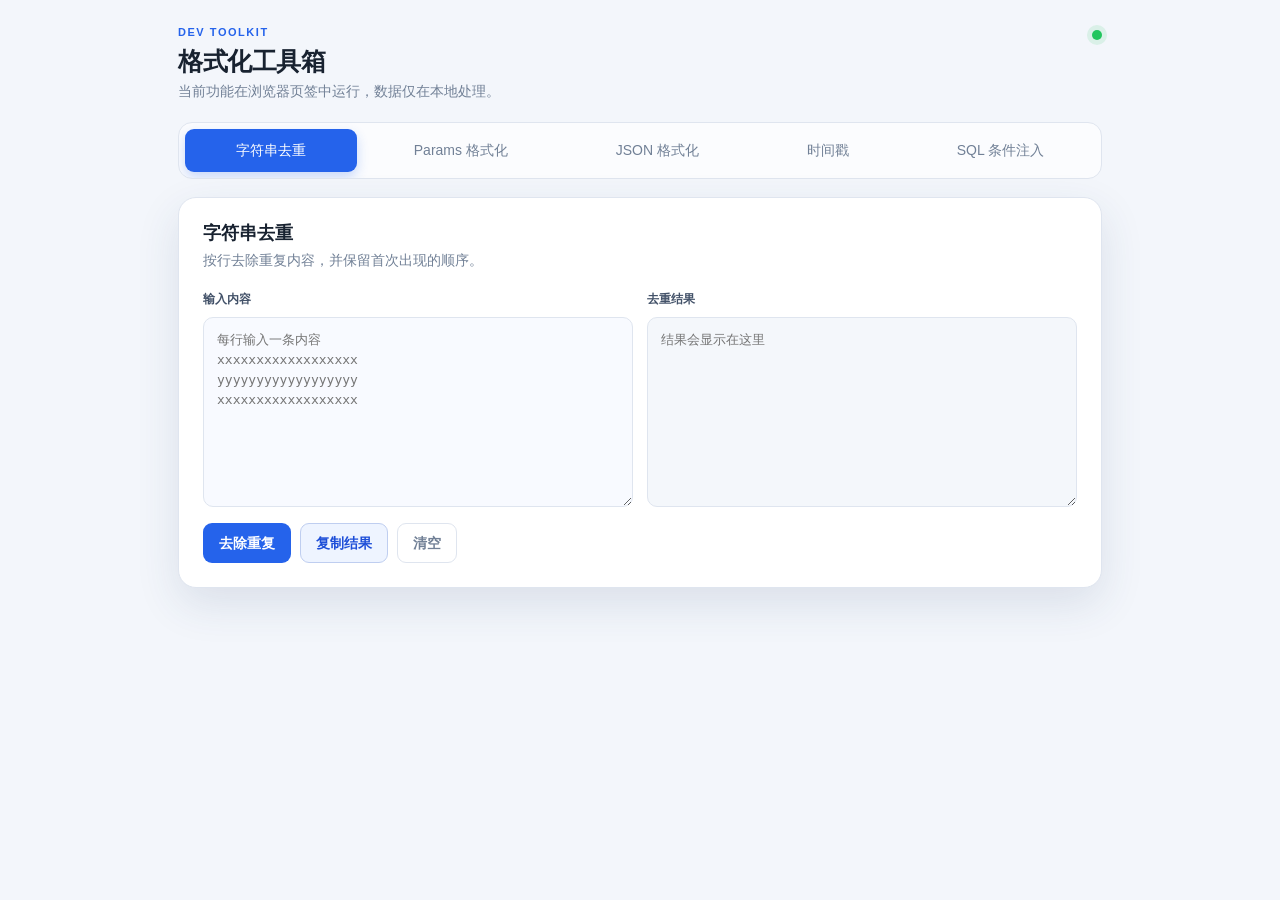
<file: index.html>
<!doctype html>
<html lang="zh-CN">
<head>
  <meta charset="utf-8">
  <meta name="viewport" content="width=device-width, initial-scale=1">
  <title>格式化工具箱 - 工具页</title>
  <link rel="stylesheet" href="styles.css">
</head>
<body>
  <main class="app-shell">
    <header class="app-header">
      <div>
        <p class="eyebrow">DEV TOOLKIT</p>
        <h1>格式化工具箱</h1>
        <p class="subtitle">当前功能在浏览器页签中运行，数据仅在本地处理。</p>
      </div>
      <span class="status-dot" aria-label="本地运行"></span>
    </header>

    <nav class="tool-tabs" role="tablist" aria-label="工具列表">
      <button class="tool-tab is-active" role="tab" aria-selected="true" aria-controls="repeat-panel" data-target="repeat-panel">字符串去重</button>
      <button class="tool-tab" role="tab" aria-selected="false" aria-controls="params-panel" data-target="params-panel">Params 格式化</button>
      <button class="tool-tab" role="tab" aria-selected="false" aria-controls="json-panel" data-target="json-panel">JSON 格式化</button>
      <button class="tool-tab" role="tab" aria-selected="false" aria-controls="timestamp-panel" data-target="timestamp-panel">时间戳</button>
      <button class="tool-tab" role="tab" aria-selected="false" aria-controls="sql-panel" data-target="sql-panel">SQL 条件注入</button>
    </nav>

    <section class="tool-panel is-active" id="repeat-panel" role="tabpanel">
      <div class="panel-heading">
        <div>
          <h2>字符串去重</h2>
          <p>按行去除重复内容，并保留首次出现的顺序。</p>
        </div>
      </div>
      <div class="editor-grid">
        <label class="field-card">
          <span class="field-label">输入内容</span>
          <textarea id="repeat-input" placeholder="每行输入一条内容&#10;xxxxxxxxxxxxxxxxxx&#10;yyyyyyyyyyyyyyyyyy&#10;xxxxxxxxxxxxxxxxxx"></textarea>
        </label>
        <label class="field-card">
          <span class="field-label">去重结果</span>
          <textarea id="repeat-output" readonly placeholder="结果会显示在这里"></textarea>
        </label>
      </div>
      <div class="panel-actions">
        <button class="button button-primary" id="repeat-action">去除重复</button>
        <button class="button button-secondary" data-copy="repeat-output">复制结果</button>
        <button class="button button-ghost" data-clear="repeat-input,repeat-output">清空</button>
      </div>
    </section>

    <section class="tool-panel" id="params-panel" role="tabpanel" hidden>
      <div class="panel-heading">
        <div>
          <h2>Params 格式化</h2>
          <p>把按行输入的参数整理成可粘贴到 SQL 中的列表。</p>
        </div>
        <label class="select-field">参数类型
          <select id="params-type">
            <option value="string">字符串</option>
            <option value="number">数字</option>
          </select>
        </label>
      </div>
      <div class="editor-grid">
        <label class="field-card">
          <span class="field-label">输入参数</span>
          <textarea id="params-input" placeholder="每行输入一个参数&#10;tom&#10;jerry&#10;alice"></textarea>
        </label>
        <label class="field-card">
          <span class="field-label">格式化结果</span>
          <textarea id="params-output" readonly placeholder="结果会显示在这里"></textarea>
        </label>
      </div>
      <div class="panel-actions">
        <button class="button button-primary" id="params-action">格式化</button>
        <button class="button button-secondary" data-copy="params-output">复制结果</button>
        <button class="button button-ghost" data-clear="params-input,params-output">清空</button>
      </div>
    </section>

    <section class="tool-panel" id="json-panel" role="tabpanel" hidden>
      <div class="panel-heading">
        <div>
          <h2>JSON 格式化</h2>
          <p>校验 JSON 并自动缩进；格式错误时会给出提示。</p>
        </div>
      </div>
      <label class="field-card field-card-wide">
        <span class="field-label">JSON 内容</span>
        <textarea id="json-input" class="large-editor" placeholder='{"name":"demo","items":[1,2,3]}'></textarea>
      </label>
      <div class="panel-actions">
        <button class="button button-primary" id="json-action">格式化</button>
        <button class="button button-secondary" data-copy="json-input">复制结果</button>
        <button class="button button-ghost" data-clear="json-input">清空</button>
      </div>
    </section>

    <section class="tool-panel" id="timestamp-panel" role="tabpanel" hidden>
      <div class="panel-heading">
        <div>
          <h2>时间戳转换</h2>
          <p>支持 10 位秒级时间戳、13 位毫秒级时间戳和常见日期格式。</p>
        </div>
      </div>
      <div class="converter-grid">
        <div class="converter-card">
          <span class="field-label">时间戳 → 日期</span>
          <input id="timestamp-input" type="text" inputmode="numeric" placeholder="例如：1725148800">
          <button class="button button-primary" id="timestamp-to-date">转换为日期</button>
          <output id="date-output" class="conversion-output">—</output>
        </div>
        <div class="converter-card">
          <span class="field-label">日期 → 时间戳</span>
          <input id="date-input" type="text" placeholder="例如：2024-09-01 12:00:00">
          <button class="button button-primary" id="date-to-timestamp">转换为时间戳</button>
          <output id="timestamp-output" class="conversion-output">—</output>
        </div>
      </div>
    </section>

    <section class="tool-panel" id="sql-panel" role="tabpanel" hidden>
      <div class="panel-heading">
        <div>
          <h2>SQL 条件注入</h2>
          <p>使用逗号分隔入参，将参数依次替换 SQL 中的 ? 占位符。</p>
        </div>
      </div>
      <div class="stacked-fields">
        <label class="field-card field-card-wide">
          <span class="field-label">SQL 模板</span>
          <textarea id="sql-input" placeholder="select * from user where id = ? and name = ?"></textarea>
        </label>
        <label class="field-card field-card-wide">
          <span class="field-label">入参</span>
          <textarea id="sql-params" placeholder="1,tom"></textarea>
        </label>
        <label class="field-card field-card-wide">
          <span class="field-label">注入结果</span>
          <textarea id="sql-output" readonly placeholder="结果会显示在这里"></textarea>
        </label>
      </div>
      <div class="panel-actions">
        <button class="button button-primary" id="sql-action">条件注入</button>
        <button class="button button-secondary" data-copy="sql-output">复制结果</button>
        <button class="button button-ghost" data-clear="sql-input,sql-params,sql-output">清空</button>
      </div>
    </section>

    <div id="toast" class="toast" role="status" aria-live="polite"></div>
  </main>
  <script src="app.js"></script>
</body>
</html>
</file>
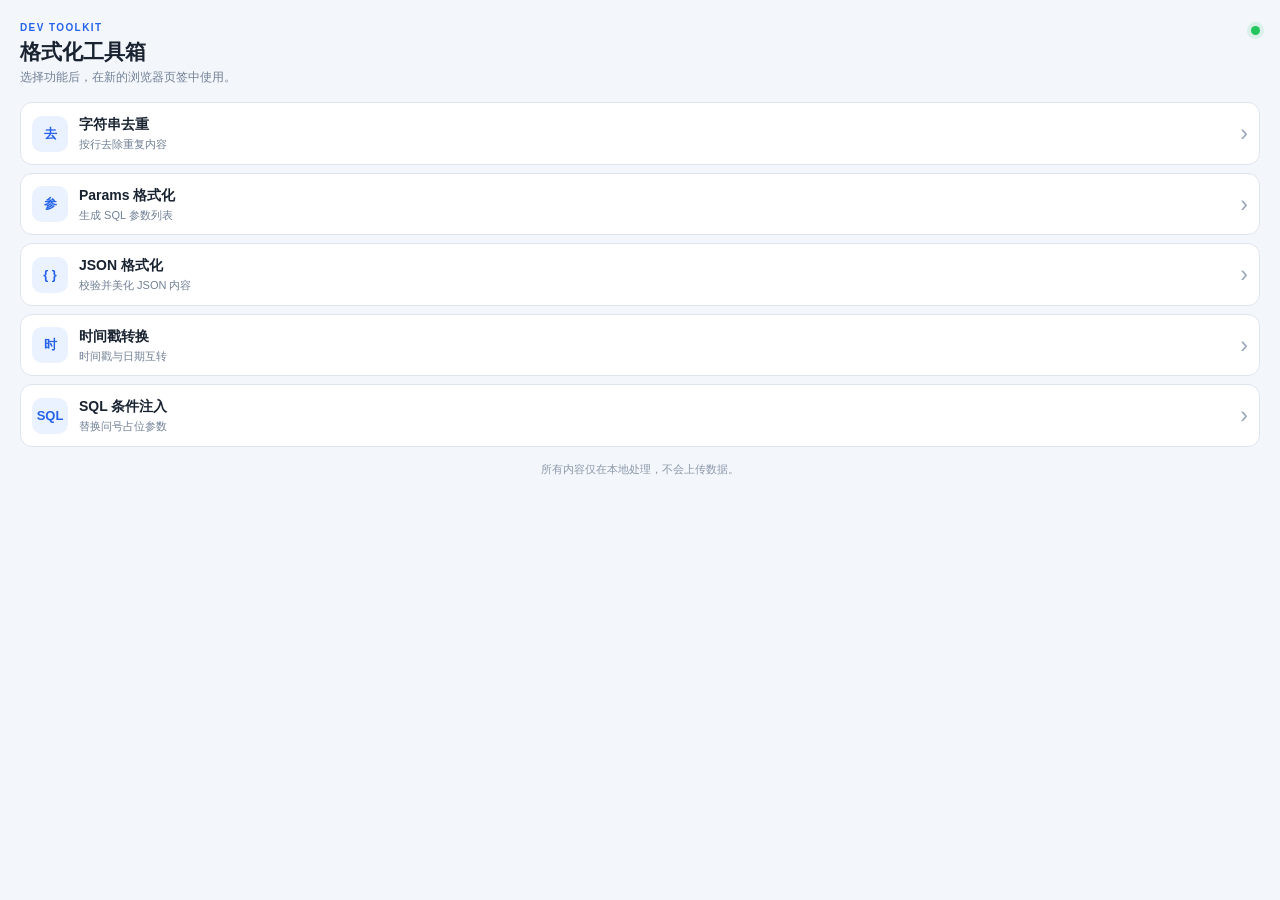
<file: launcher.html>
<!doctype html>
<html lang="zh-CN">
<head>
  <meta charset="utf-8">
  <meta name="viewport" content="width=device-width, initial-scale=1">
  <title>格式化工具箱</title>
  <link rel="stylesheet" href="launcher.css">
</head>
<body>
  <main class="launcher">
    <header class="launcher-header">
      <div>
        <p class="eyebrow">DEV TOOLKIT</p>
        <h1>格式化工具箱</h1>
        <p>选择功能后，在新的浏览器页签中使用。</p>
      </div>
      <span class="status-dot" aria-label="本地运行"></span>
    </header>

    <section class="feature-list" aria-label="功能项">
      <button class="feature-item" data-feature="repeat">
        <span class="feature-icon">去</span>
        <span class="feature-copy"><strong>字符串去重</strong><small>按行去除重复内容</small></span>
        <span class="feature-arrow">›</span>
      </button>
      <button class="feature-item" data-feature="params">
        <span class="feature-icon">参</span>
        <span class="feature-copy"><strong>Params 格式化</strong><small>生成 SQL 参数列表</small></span>
        <span class="feature-arrow">›</span>
      </button>
      <button class="feature-item" data-feature="json">
        <span class="feature-icon">{ }</span>
        <span class="feature-copy"><strong>JSON 格式化</strong><small>校验并美化 JSON 内容</small></span>
        <span class="feature-arrow">›</span>
      </button>
      <button class="feature-item" data-feature="timestamp">
        <span class="feature-icon">时</span>
        <span class="feature-copy"><strong>时间戳转换</strong><small>时间戳与日期互转</small></span>
        <span class="feature-arrow">›</span>
      </button>
      <button class="feature-item" data-feature="sql">
        <span class="feature-icon">SQL</span>
        <span class="feature-copy"><strong>SQL 条件注入</strong><small>替换问号占位参数</small></span>
        <span class="feature-arrow">›</span>
      </button>
    </section>

    <p class="launcher-tip">所有内容仅在本地处理，不会上传数据。</p>
  </main>
  <script src="launcher.js"></script>
</body>
</html>
</file>
<file: styles.css>
:root {
  color-scheme: light;
  --bg: #f3f6fb;
  --surface: #ffffff;
  --surface-soft: #f8faff;
  --border: #dfe5ef;
  --text: #182230;
  --muted: #718096;
  --primary: #2563eb;
  --primary-dark: #1d4ed8;
  --shadow: 0 16px 44px rgba(38, 65, 103, .12);
}

* { box-sizing: border-box; }

html, body { margin: 0; min-width: 680px; min-height: 100%; }

body {
  background: var(--bg);
  color: var(--text);
  font: 14px/1.6 -apple-system, BlinkMacSystemFont, "Segoe UI", "Microsoft YaHei", sans-serif;
}

button, input, select, textarea { font: inherit; }
button { cursor: pointer; }

.app-shell { max-width: 980px; margin: 0 auto; padding: 24px 28px 30px; }

.app-header {
  display: flex;
  align-items: flex-start;
  justify-content: space-between;
  margin-bottom: 20px;
}

.eyebrow { margin: 0 0 3px; color: var(--primary); font-size: 11px; font-weight: 800; letter-spacing: .14em; }
h1, h2, p { margin-top: 0; }
h1 { margin-bottom: 3px; font-size: 25px; line-height: 1.3; letter-spacing: -.02em; }
h2 { margin-bottom: 4px; font-size: 18px; line-height: 1.3; }
.subtitle, .panel-heading p { margin-bottom: 0; color: var(--muted); }
.status-dot { width: 10px; height: 10px; margin-top: 6px; border-radius: 50%; background: #22c55e; box-shadow: 0 0 0 5px rgba(34, 197, 94, .12); }

.tool-tabs {
  display: flex;
  gap: 6px;
  padding: 6px;
  overflow-x: auto;
  border: 1px solid var(--border);
  border-radius: 14px;
  background: rgba(255, 255, 255, .72);
}

.tool-tab {
  flex: 1 0 auto;
  border: 0;
  border-radius: 9px;
  padding: 10px 14px;
  background: transparent;
  color: var(--muted);
  white-space: nowrap;
  transition: .18s ease;
}

.tool-tab:hover { color: var(--primary); background: #eef4ff; }
.tool-tab.is-active { background: var(--primary); color: #fff; box-shadow: 0 5px 12px rgba(37, 99, 235, .24); }

.tool-panel {
  margin-top: 18px;
  padding: 24px;
  border: 1px solid var(--border);
  border-radius: 18px;
  background: var(--surface);
  box-shadow: var(--shadow);
}

.panel-heading { display: flex; justify-content: space-between; align-items: flex-start; gap: 20px; margin-bottom: 18px; }
.editor-grid { display: grid; grid-template-columns: repeat(2, minmax(0, 1fr)); gap: 14px; }
.stacked-fields { display: grid; gap: 14px; }
.field-card, .converter-card { display: flex; flex-direction: column; gap: 8px; }
.field-card-wide { width: 100%; }
.field-label { color: #435269; font-size: 12px; font-weight: 700; }

textarea, input, select {
  width: 100%;
  border: 1px solid var(--border);
  border-radius: 10px;
  outline: 0;
  background: var(--surface-soft);
  color: var(--text);
  transition: border-color .18s ease, box-shadow .18s ease, background .18s ease;
}

textarea { min-height: 190px; padding: 12px 13px; resize: vertical; font-family: Consolas, "SFMono-Regular", monospace; font-size: 13px; line-height: 1.55; }
textarea.large-editor { min-height: 360px; }
input, select { padding: 10px 12px; }
textarea:focus, input:focus, select:focus { border-color: var(--primary); background: #fff; box-shadow: 0 0 0 3px rgba(37, 99, 235, .12); }
textarea[readonly] { background: #f4f7fb; }

.select-field { min-width: 125px; display: grid; gap: 5px; color: #435269; font-size: 12px; font-weight: 700; }
.panel-actions { display: flex; flex-wrap: wrap; gap: 9px; margin-top: 16px; }
.button { min-height: 38px; padding: 8px 15px; border: 1px solid transparent; border-radius: 9px; font-weight: 700; transition: .18s ease; }
.button-primary { background: var(--primary); color: #fff; }
.button-primary:hover { background: var(--primary-dark); transform: translateY(-1px); }
.button-secondary { border-color: #bfcef0; background: #eef4ff; color: var(--primary-dark); }
.button-secondary:hover { background: #e1ebff; }
.button-ghost { border-color: var(--border); background: #fff; color: var(--muted); }
.button-ghost:hover { border-color: #b8c2d1; color: var(--text); }

.converter-grid { display: grid; grid-template-columns: repeat(2, minmax(0, 1fr)); gap: 14px; }
.converter-card { padding: 18px; border: 1px solid var(--border); border-radius: 14px; background: var(--surface-soft); }
.converter-card .button { margin-top: 4px; }
.conversion-output { min-height: 42px; padding: 9px 11px; border-radius: 9px; background: #fff; color: var(--primary-dark); font-family: Consolas, monospace; word-break: break-all; }
.toast { position: fixed; left: 50%; bottom: 22px; z-index: 2; transform: translate(-50%, 18px); opacity: 0; pointer-events: none; padding: 9px 15px; border-radius: 999px; background: #172033; color: #fff; box-shadow: 0 10px 22px rgba(0, 0, 0, .18); transition: .2s ease; }
.toast.is-visible { transform: translate(-50%, 0); opacity: 1; }

@media (max-width: 760px) {
  html, body { min-width: 0; }
  .app-shell { padding: 18px 14px 24px; }
  .tool-panel { padding: 18px; }
  .editor-grid, .converter-grid { grid-template-columns: 1fr; }
  .panel-heading { display: block; }
  .select-field { max-width: 180px; margin-top: 14px; }
}
</file>
<file: launcher.css>
:root {
  --bg: #f3f6fb;
  --surface: #fff;
  --border: #dfe5ef;
  --text: #182230;
  --muted: #718096;
  --primary: #2563eb;
}

* { box-sizing: border-box; }
html, body { min-width: 390px; margin: 0; }
body { background: var(--bg); color: var(--text); font: 14px/1.5 -apple-system, BlinkMacSystemFont, "Segoe UI", "Microsoft YaHei", sans-serif; }
button { font: inherit; }

.launcher { padding: 20px; }
.launcher-header { display: flex; justify-content: space-between; gap: 14px; margin-bottom: 16px; }
.eyebrow { margin: 0 0 3px; color: var(--primary); font-size: 10px; font-weight: 800; letter-spacing: .14em; }
h1 { margin: 0 0 3px; font-size: 21px; line-height: 1.3; }
.launcher-header p:not(.eyebrow) { margin: 0; color: var(--muted); font-size: 12px; }
.status-dot { width: 9px; height: 9px; flex: 0 0 auto; margin-top: 6px; border-radius: 50%; background: #22c55e; box-shadow: 0 0 0 4px rgba(34, 197, 94, .12); }

.feature-list { display: grid; gap: 8px; }
.feature-item { display: grid; grid-template-columns: 36px 1fr auto; align-items: center; gap: 11px; width: 100%; padding: 11px; border: 1px solid var(--border); border-radius: 12px; background: var(--surface); color: var(--text); text-align: left; cursor: pointer; transition: .18s ease; }
.feature-item:hover, .feature-item:focus-visible { border-color: #9eb9f7; background: #f8faff; box-shadow: 0 5px 14px rgba(38, 65, 103, .1); outline: 0; transform: translateY(-1px); }
.feature-icon { display: grid; place-items: center; width: 36px; height: 36px; border-radius: 10px; background: #eaf1ff; color: var(--primary); font-size: 13px; font-weight: 800; }
.feature-copy { display: grid; gap: 1px; }
.feature-copy strong { font-size: 14px; }
.feature-copy small { color: var(--muted); font-size: 11px; }
.feature-arrow { color: #9aa8ba; font-size: 23px; line-height: 1; }
.launcher-tip { margin: 14px 0 0; color: #8b98aa; font-size: 11px; text-align: center; }
</file>
